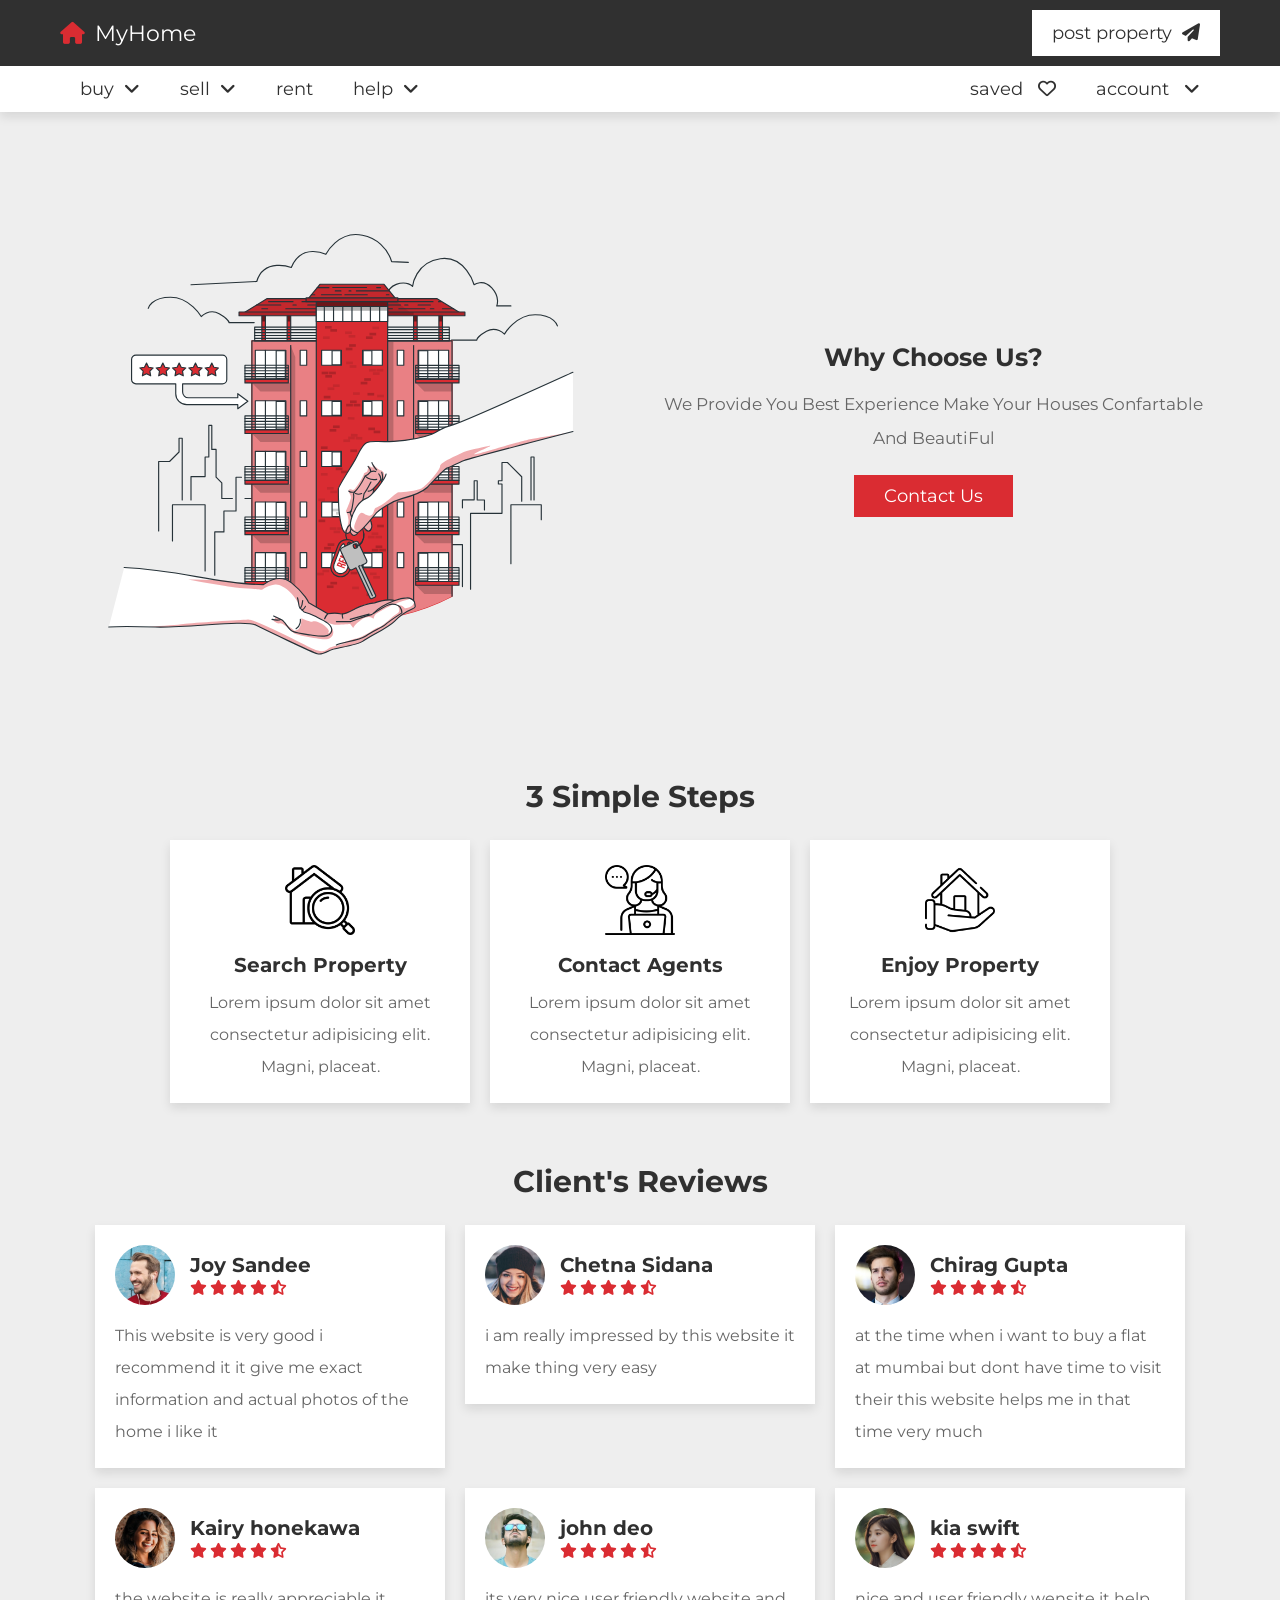
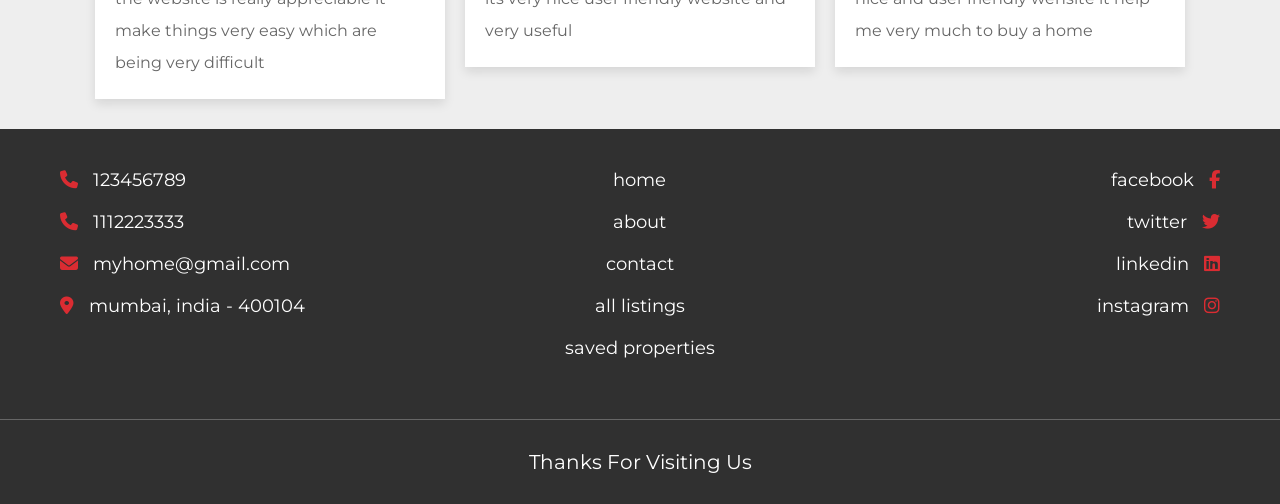
<file: desgin/about.html>
<!DOCTYPE html>
<html lang="en">
<head>
   <meta charset="UTF-8">
   <meta http-equiv="X-UA-Compatible" content="IE=edge">
   <meta name="viewport" content="width=device-width, initial-scale=1.0">
   <title>About Us</title>

   <!-- font awesome cdn link  -->
   <link rel="stylesheet" href="https://cdnjs.cloudflare.com/ajax/libs/font-awesome/6.2.0/css/all.min.css">

   <!-- custom css file link  -->
   <link rel="stylesheet" href="css/style.css">

</head>
<body>
   
<!-- header section starts  -->

<header class="header">

   <nav class="navbar nav-1">
      <section class="flex">
         <a href="home.html" class="logo"><i class="fas fa-house"></i>MyHome</a>

         <ul>
            <li><a href="#">post property<i class="fas fa-paper-plane"></i></a></li>
         </ul>
      </section>
   </nav>

   <nav class="navbar nav-2">
      <section class="flex">
         <div id="menu-btn" class="fas fa-bars"></div>

         <div class="menu">
            <ul>
               <li><a href="#">buy<i class="fas fa-angle-down"></i></a>
                  <ul>
                     <li><a href="#">house</a></li>
                     <li><a href="#">flat</a></li>
                     <li><a href="#">shop</a></li>
                     <li><a href="#">ready to move</a></li>
                     <li><a href="#">furnished</a></li>
                  </ul>
               </li>
               <li><a href="#">sell<i class="fas fa-angle-down"></i></a>
                  <ul>
                     <li><a href="#">post property</a></li>
                     <li><a href="#">dashboard</a></li>
                  </ul>
               </li>
               <li><a href="#">rent</a>
                  <ul>
                     <li><a href="#">house</a></li>
                     <li><a href="#">flat</a></li>
                     <li><a href="#">shop</a></li>
                  </ul>
               </li>
               <li><a href="#">help<i class="fas fa-angle-down"></i></a>
                  <ul>
                     <li><a href="about.html">about us</a></i></li>
                     <li><a href="contact.html">contact us</a></i></li>
                     <li><a href="contact.html#faq">FAQ</a></i></li>
                  </ul>
               </li>
            </ul>
         </div>

         <ul>
            <li><a href="#">saved <i class="far fa-heart"></i></a></li>
            <li><a href="#">account <i class="fas fa-angle-down"></i></a>
               <ul>
                  <li><a href="login.html">login</a></li>
                  <li><a href="register.html">register</a></li>
               </ul>
            </li>
         </ul>
      </section>
   </nav>

</header>

<!-- header section ends -->

<!-- about section starts  -->

<section class="about">

   <div class="row">
      <div class="image">
         <img src="images/about-img.svg" alt="">
      </div>
      <div class="content">
         <h3>why choose us?</h3>
         <p>We Provide You Best Experience Make Your Houses Confartable And BeautiFul</p>
         <a href="contact.html" class="inline-btn">contact us</a>
      </div>
   </div>

</section>

<!-- about section ends -->

<!-- steps section starts  -->

<section class="steps">

   <h1 class="heading">3 simple steps</h1>

   <div class="box-container">

      <div class="box">
         <img src="images/step-1.png" alt="">
         <h3>search property</h3>
         <p>Lorem ipsum dolor sit amet consectetur adipisicing elit. Magni, placeat.</p>
      </div>

      <div class="box">
         <img src="images/step-2.png" alt="">
         <h3>contact agents</h3>
         <p>Lorem ipsum dolor sit amet consectetur adipisicing elit. Magni, placeat.</p>
      </div>

      <div class="box">
         <img src="images/step-3.png" alt="">
         <h3>enjoy property</h3>
         <p>Lorem ipsum dolor sit amet consectetur adipisicing elit. Magni, placeat.</p>
      </div>

   </div>

</section>

<!-- steps section ends -->

<!-- review section starts  -->

<section class="reviews">

   <h1 class="heading">client's reviews</h1>

   <div class="box-container">

      <div class="box">
         <div class="user">
            <img src="images/pic-1.png" alt="">
            <div>
               <h3>Joy Sandee</h3>
               <div class="stars">
                  <i class="fas fa-star"></i>
                  <i class="fas fa-star"></i>
                  <i class="fas fa-star"></i>
                  <i class="fas fa-star"></i>
                  <i class="fas fa-star-half-alt"></i>
               </div>
            </div>
         </div>
         <p>This website is very good i recommend it it give me exact information and actual photos of the home i like it</p>
      </div>

      <div class="box">
         <div class="user">
            <img src="images/pic-2.png" alt="">
            <div>
               <h3>Chetna Sidana</h3>
               <div class="stars">
                  <i class="fas fa-star"></i>
                  <i class="fas fa-star"></i>
                  <i class="fas fa-star"></i>
                  <i class="fas fa-star"></i>
                  <i class="fas fa-star-half-alt"></i>
               </div>
            </div>
         </div>
         <p>i am really impressed by this website it make thing very easy</p>
      </div>

      <div class="box">
         <div class="user">
            <img src="images/pic-3.png" alt="">
            <div>
               <h3>Chirag Gupta</h3>
               <div class="stars">
                  <i class="fas fa-star"></i>
                  <i class="fas fa-star"></i>
                  <i class="fas fa-star"></i>
                  <i class="fas fa-star"></i>
                  <i class="fas fa-star-half-alt"></i>
               </div>
            </div>
         </div>
         <p>at the time when i want to buy a flat at mumbai but dont have time to visit their this website helps me in that time very much</p>
      </div>

      <div class="box">
         <div class="user">
            <img src="images/pic-4.png" alt="">
            <div>
               <h3>Kairy honekawa</h3>
               <div class="stars">
                  <i class="fas fa-star"></i>
                  <i class="fas fa-star"></i>
                  <i class="fas fa-star"></i>
                  <i class="fas fa-star"></i>
                  <i class="fas fa-star-half-alt"></i>
               </div>
            </div>
         </div>
         <p>the website is really appreciable it make things very easy which are being very difficult</p>
      </div>

      <div class="box">
         <div class="user">
            <img src="images/pic-5.png" alt="">
            <div>
               <h3>john deo</h3>
               <div class="stars">
                  <i class="fas fa-star"></i>
                  <i class="fas fa-star"></i>
                  <i class="fas fa-star"></i>
                  <i class="fas fa-star"></i>
                  <i class="fas fa-star-half-alt"></i>
               </div>
            </div>
         </div>
         <p>its very nice user friendly website and very useful</p>
      </div>

      <div class="box">
         <div class="user">
            <img src="images/pic-6.png" alt="">
            <div>
               <h3>kia swift</h3>
               <div class="stars">
                  <i class="fas fa-star"></i>
                  <i class="fas fa-star"></i>
                  <i class="fas fa-star"></i>
                  <i class="fas fa-star"></i>
                  <i class="fas fa-star-half-alt"></i>
               </div>
            </div>
         </div>
         <p>nice and user friendly wensite it help me very much to buy a home</p>
      </div>

   </div>

</section>

<!-- review section ends -->










<!-- footer section starts  -->

<footer class="footer">

   <section class="flex">

      <div class="box">
         <a href="tel:1234567890"><i class="fas fa-phone"></i><span>123456789</span></a>
         <a href="tel:1112223333"><i class="fas fa-phone"></i><span>1112223333</span></a>
         <a href="mailto:myhome@gmail.com"><i class="fas fa-envelope"></i><span>myhome@gmail.com</span></a>
         <a href="#"><i class="fas fa-map-marker-alt"></i><span>mumbai, india - 400104</span></a>
      </div>

      <div class="box">
         <a href="home.html"><span>home</span></a>
         <a href="about.html"><span>about</span></a>
         <a href="contact.html"><span>contact</span></a>
         <a href="listings.html"><span>all listings</span></a>
         <a href="#"><span>saved properties</span></a>
      </div>

      <div class="box">
         <a href="#"><span>facebook</span><i class="fab fa-facebook-f"></i></a>
         <a href="#"><span>twitter</span><i class="fab fa-twitter"></i></a>
         <a href="#"><span>linkedin</span><i class="fab fa-linkedin"></i></a>
         <a href="#"><span>instagram</span><i class="fab fa-instagram"></i></a>

      </div>

   </section>

   <div class="credit">Thanks For Visiting Us </div>

</footer>

<!-- footer section ends -->


<!-- custom js file link  -->
<script src="js/script.js"></script>

</body>
</html>
</file>
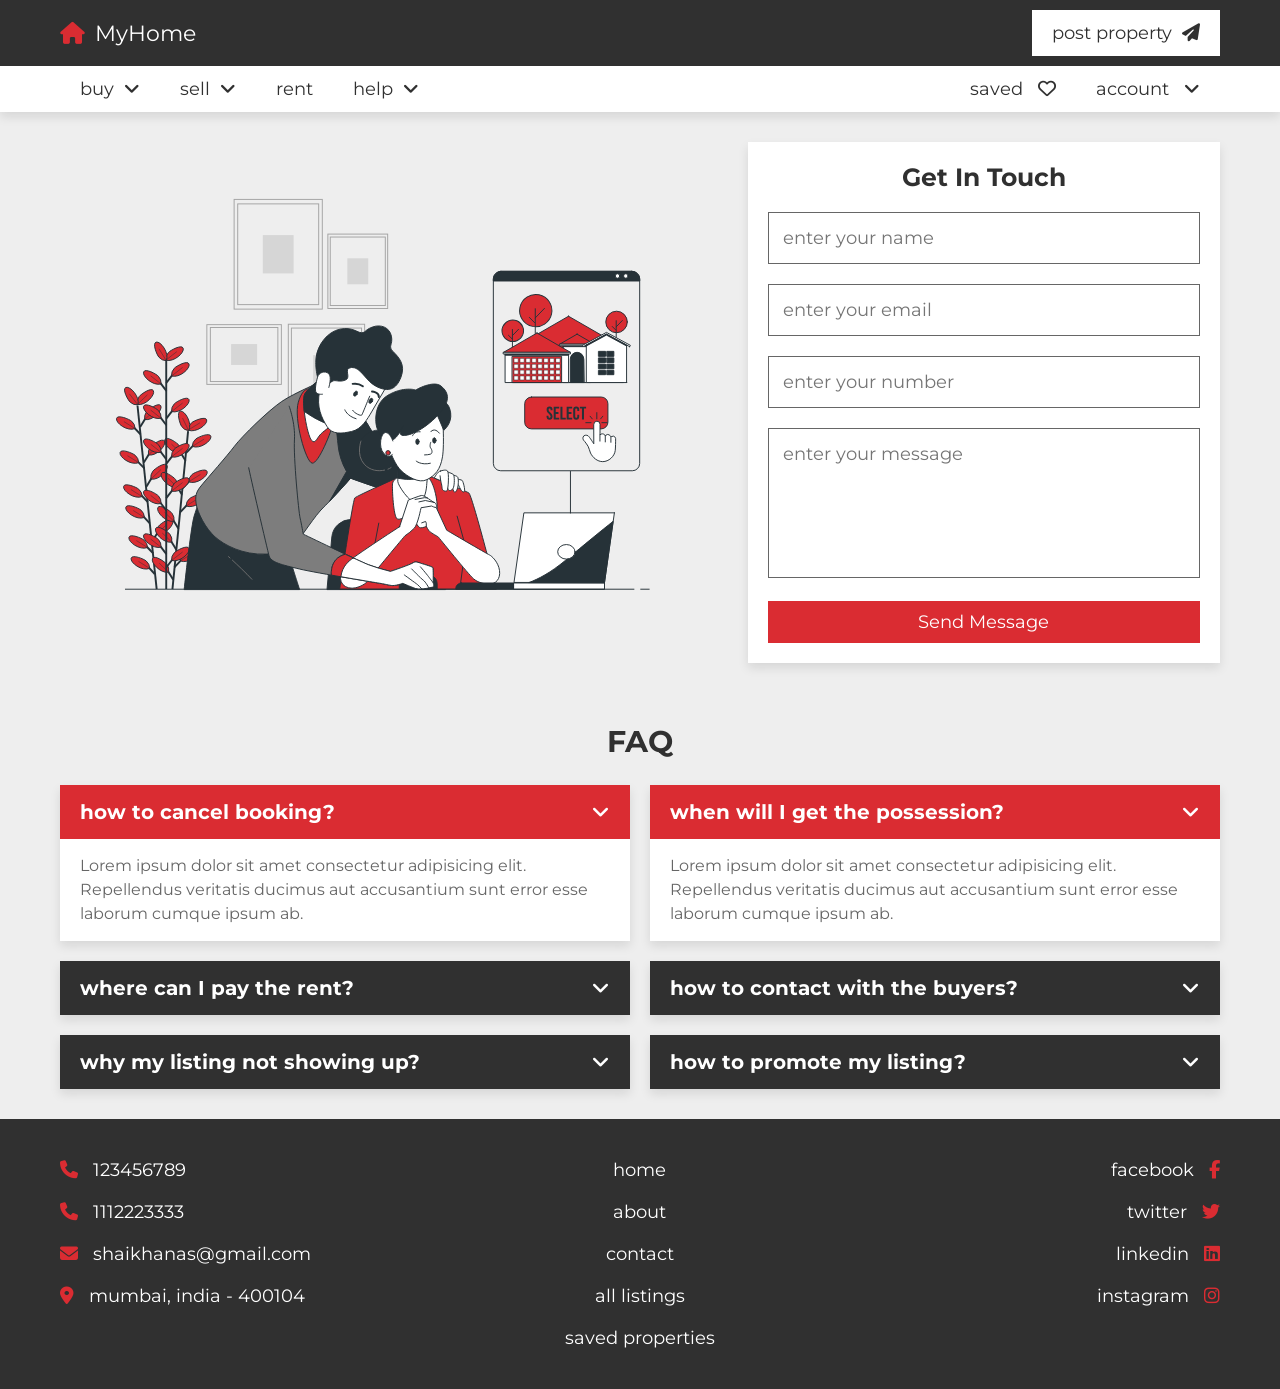
<file: desgin/contact.html>
<!DOCTYPE html>
<html lang="en">
<head>
   <meta charset="UTF-8">
   <meta http-equiv="X-UA-Compatible" content="IE=edge">
   <meta name="viewport" content="width=device-width, initial-scale=1.0">
   <title>Contact Us</title>

   <!-- font awesome cdn link  -->
   <link rel="stylesheet" href="https://cdnjs.cloudflare.com/ajax/libs/font-awesome/6.2.0/css/all.min.css">

   <!-- custom css file link  -->
   <link rel="stylesheet" href="css/style.css">

</head>
<body>
   
<!-- header section starts  -->

<header class="header">

   <nav class="navbar nav-1">
      <section class="flex">
         <a href="home.html" class="logo"><i class="fas fa-house"></i>MyHome</a>

         <ul>
            <li><a href="#">post property<i class="fas fa-paper-plane"></i></a></li>
         </ul>
      </section>
   </nav>

   <nav class="navbar nav-2">
      <section class="flex">
         <div id="menu-btn" class="fas fa-bars"></div>

         <div class="menu">
            <ul>
               <li><a href="#">buy<i class="fas fa-angle-down"></i></a>
                  <ul>
                     <li><a href="#">house</a></li>
                     <li><a href="#">flat</a></li>
                     <li><a href="#">shop</a></li>
                     <li><a href="#">ready to move</a></li>
                     <li><a href="#">furnished</a></li>
                  </ul>
               </li>
               <li><a href="#">sell<i class="fas fa-angle-down"></i></a>
                  <ul>
                     <li><a href="#">post property</a></li>
                     <li><a href="#">dashboard</a></li>
                  </ul>
               </li>
               <li><a href="#">rent</a>
                  <ul>
                     <li><a href="#">house</a></li>
                     <li><a href="#">flat</a></li>
                     <li><a href="#">shop</a></li>
                  </ul>
               </li>
               <li><a href="#">help<i class="fas fa-angle-down"></i></a>
                  <ul>
                     <li><a href="about.html">about us</a></i></li>
                     <li><a href="contact.html">contact us</a></i></li>
                     <li><a href="contact.html#faq">FAQ</a></i></li>
                  </ul>
               </li>
            </ul>
         </div>

         <ul>
            <li><a href="#">saved <i class="far fa-heart"></i></a></li>
            <li><a href="#">account <i class="fas fa-angle-down"></i></a>
               <ul>
                  <li><a href="login.html">login</a></li>
                  <li><a href="register.html">register</a></li>
               </ul>
            </li>
         </ul>
      </section>
   </nav>

</header>

<!-- header section ends -->

<!-- contact section starts  -->

<section class="contact">

   <div class="row">
      <div class="image">
         <img src="images/contact-img.svg" alt="">
      </div>
      <form action="" method="post">
         <h3>get in touch</h3>
         <input type="text" name="name" required maxlength="50" placeholder="enter your name" class="box">
         <input type="email" name="email" required maxlength="50" placeholder="enter your email" class="box">
         <input type="number" name="number" required maxlength="10" max="9999999999" min="0" placeholder="enter your number" class="box">
         <textarea name="message" placeholder="enter your message" required maxlength="1000" cols="30" rows="10" class="box"></textarea>
         <input type="submit" value="send message" name="send" class="btn">
      </form>
   </div>

</section>

<!-- contact section ends -->

<!-- faq section starts  -->

<section class="faq" id="faq">

   <h1 class="heading">FAQ</h1>

   <div class="box-container">

      <div class="box active">
         <h3><span>how to cancel booking?</span><i class="fas fa-angle-down"></i></h3>
         <p>Lorem ipsum dolor sit amet consectetur adipisicing elit. Repellendus veritatis ducimus aut accusantium sunt error esse laborum cumque ipsum ab.</p>
      </div>

      <div class="box active">
         <h3><span>when will I get the possession?</span><i class="fas fa-angle-down"></i></h3>
         <p>Lorem ipsum dolor sit amet consectetur adipisicing elit. Repellendus veritatis ducimus aut accusantium sunt error esse laborum cumque ipsum ab.</p>
      </div>

      <div class="box">
         <h3><span>where can I pay the rent?</span><i class="fas fa-angle-down"></i></h3>
         <p>Lorem ipsum dolor sit amet consectetur adipisicing elit. Repellendus veritatis ducimus aut accusantium sunt error esse laborum cumque ipsum ab.</p>
      </div>

      <div class="box">
         <h3><span>how to contact with the buyers?</span><i class="fas fa-angle-down"></i></h3>
         <p>Lorem ipsum dolor sit amet consectetur adipisicing elit. Repellendus veritatis ducimus aut accusantium sunt error esse laborum cumque ipsum ab.</p>
      </div>

      <div class="box">
         <h3><span>why my listing not showing up?</span><i class="fas fa-angle-down"></i></h3>
         <p>Lorem ipsum dolor sit amet consectetur adipisicing elit. Repellendus veritatis ducimus aut accusantium sunt error esse laborum cumque ipsum ab.</p>
      </div>

      <div class="box">
         <h3><span>how to promote my listing?</span><i class="fas fa-angle-down"></i></h3>
         <p>Lorem ipsum dolor sit amet consectetur adipisicing elit. Repellendus veritatis ducimus aut accusantium sunt error esse laborum cumque ipsum ab.</p>
      </div>

   </div>

</section>

<!-- faq section ends -->










<!-- footer section starts  -->

<footer class="footer">

   <section class="flex">

      <div class="box">
         <a href="tel:1234567890"><i class="fas fa-phone"></i><span>123456789</span></a>
         <a href="tel:1112223333"><i class="fas fa-phone"></i><span>1112223333</span></a>
         <a href="mailto:shaikhanas@gmail.com"><i class="fas fa-envelope"></i><span>shaikhanas@gmail.com</span></a>
         <a href="#"><i class="fas fa-map-marker-alt"></i><span>mumbai, india - 400104</span></a>
      </div>

      <div class="box">
         <a href="home.html"><span>home</span></a>
         <a href="about.html"><span>about</span></a>
         <a href="contact.html"><span>contact</span></a>
         <a href="listings.html"><span>all listings</span></a>
         <a href="#"><span>saved properties</span></a>
      </div>

      <div class="box">
         <a href="#"><span>facebook</span><i class="fab fa-facebook-f"></i></a>
         <a href="#"><span>twitter</span><i class="fab fa-twitter"></i></a>
         <a href="#"><span>linkedin</span><i class="fab fa-linkedin"></i></a>
         <a href="#"><span>instagram</span><i class="fab fa-instagram"></i></a>

      </div>

   </section>

   

</footer>

<!-- footer section ends -->


<!-- custom js file link  -->
<script src="js/script.js"></script>

</body>
</html>
</file>
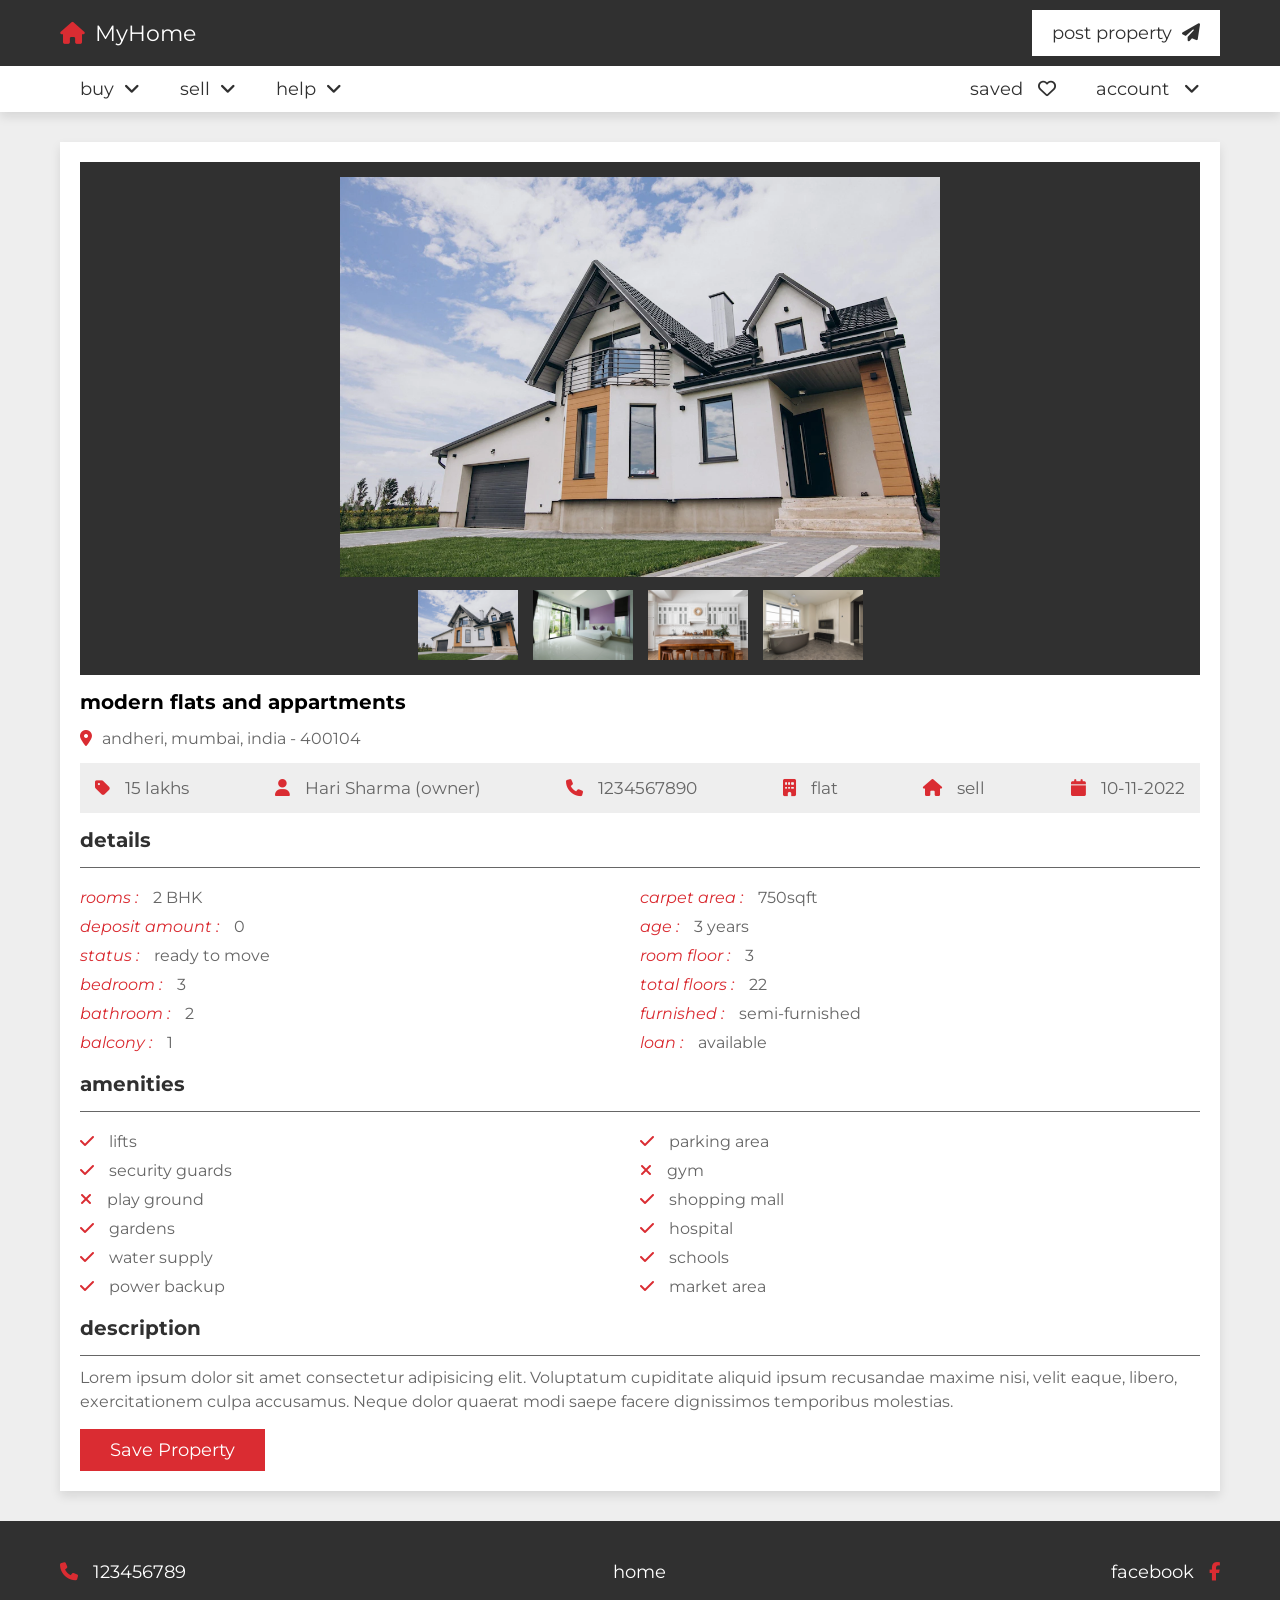
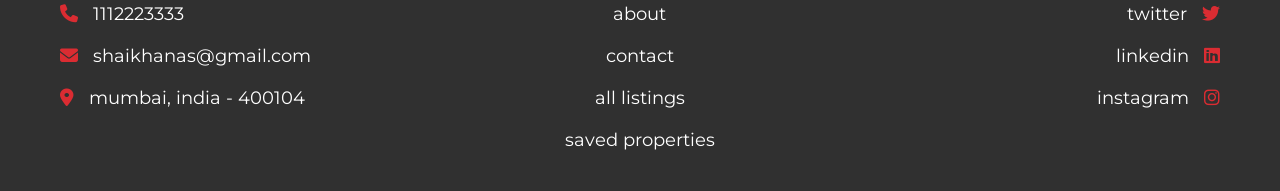
<file: desgin/view_property.html>
<!DOCTYPE html>
<html lang="en">
<head>
   <meta charset="UTF-8">
   <meta http-equiv="X-UA-Compatible" content="IE=edge">
   <meta name="viewport" content="width=device-width, initial-scale=1.0">
   <title>View Property</title>

   <!-- font awesome cdn link  -->
   <link rel="stylesheet" href="https://cdnjs.cloudflare.com/ajax/libs/font-awesome/6.2.0/css/all.min.css">

   <!-- custom css file link  -->
   <link rel="stylesheet" href="css/style.css">

</head>
<body>
   
<!-- header section starts  -->

<header class="header">

   <nav class="navbar nav-1">
      <section class="flex">
         <a href="home.html" class="logo"><i class="fas fa-house"></i>MyHome</a>

         <ul>
            <li><a href="#">post property<i class="fas fa-paper-plane"></i></a></li>
         </ul>
      </section>
   </nav>

   <nav class="navbar nav-2">
      <section class="flex">
         <div id="menu-btn" class="fas fa-bars"></div>

         <div class="menu">
            <ul>
               <li><a href="#">buy<i class="fas fa-angle-down"></i></a>
                  <ul>
                     <li><a href="#">house</a></li>
                     <li><a href="#">flat</a></li>
                     <li><a href="#">shop</a></li>
                     <li><a href="#">ready to move</a></li>
                     <li><a href="#">furnished</a></li>
                  </ul>
               </li>
               <li><a href="#">sell<i class="fas fa-angle-down"></i></a>
                  <ul>
                     <li><a href="#">post property</a></li>
                     <li><a href="#">dashboard</a></li>
                  </ul>
               </li>
               <li><a href="#">help<i class="fas fa-angle-down"></i></a>
                  <ul>
                     <li><a href="about.html">about us</a></i></li>
                     <li><a href="contact.html">contact us</a></i></li>
                     <li><a href="contact.html#faq">FAQ</a></i></li>
                  </ul>
               </li>
            </ul>
         </div>

         <ul>
            <li><a href="#">saved <i class="far fa-heart"></i></a></li>
            <li><a href="#">account <i class="fas fa-angle-down"></i></a>
               <ul>
                  <li><a href="login.html">login</a></li>
                  <li><a href="register.html">register</a></li>
               </ul>
            </li>
         </ul>
      </section>
   </nav>

</header>

<!-- header section ends -->

<!-- view property section starts  -->

<section class="view-property">

   <div class="details">
      <div class="thumb">
         <div class="big-image">
            <img src="images/house-img-1.webp" alt="">
         </div>
         <div class="small-images">
            <img src="images/house-img-1.webp" alt="">
            <img src="images/hall-img-1.webp" alt="">
            <img src="images/kitchen-img-1.webp" alt="">
            <img src="images/bathroom-img-1.webp" alt="">
         </div>
      </div>
      <h3 class="name">modern flats and appartments</h3>
      <p class="location"><i class="fas fa-map-marker-alt"></i><span>andheri, mumbai, india - 400104</span></p>
      <div class="info">
         <p><i class="fas fa-tag"></i><span>15 lakhs</span></p>
         <p><i class="fas fa-user"></i><span>Hari Sharma (owner)</span></p>
         <p><i class="fas fa-phone"></i><a href="tel:1234567890">1234567890</a></p>
         <p><i class="fas fa-building"></i><span>flat</span></p>
         <p><i class="fas fa-house"></i><span>sell</span></p>
         <p><i class="fas fa-calendar"></i><span>10-11-2022</span></p>
      </div>
      <h3 class="title">details</h3>
      <div class="flex">
         <div class="box">
            <p><i>rooms :</i><span>2 BHK</span></p>
            <p><i>deposit amount :</i><span>0</span></p>
            <p><i>status :</i><span>ready to move</span></p>
            <p><i>bedroom :</i><span>3</span></p>
            <p><i>bathroom :</i><span>2</span></p>
            <p><i>balcony :</i><span>1</span></p>
         </div>
         <div class="box">
            <p><i>carpet area :</i><span>750sqft</span></p>
            <p><i>age :</i><span>3 years</span></p>
            <p><i>room floor :</i><span>3</span></p>
            <p><i>total floors :</i><span>22</span></p>
            <p><i>furnished :</i><span>semi-furnished</span></p>
            <p><i>loan :</i><span>available</span></p>
         </div>
      </div>
      <h3 class="title">amenities</h3>
      <div class="flex">
         <div class="box">
            <p><i class="fas fa-check"></i><span>lifts</span></p>
            <p><i class="fas fa-check"></i><span>security guards</span></p>
            <p><i class="fas fa-times"></i><span>play ground</span></p>
            <p><i class="fas fa-check"></i><span>gardens</span></p>
            <p><i class="fas fa-check"></i><span>water supply</span></p>
            <p><i class="fas fa-check"></i><span>power backup</span></p>
         </div>
         <div class="box">
            <p><i class="fas fa-check"></i><span>parking area</span></p>
            <p><i class="fas fa-times"></i><span>gym</span></p>
            <p><i class="fas fa-check"></i><span>shopping mall</span></p>
            <p><i class="fas fa-check"></i><span>hospital</span></p>
            <p><i class="fas fa-check"></i><span>schools</span></p>
            <p><i class="fas fa-check"></i><span>market area</span></p>
         </div>
      </div>
      <h3 class="title">description</h3>
      <p class="description">Lorem ipsum dolor sit amet consectetur adipisicing elit. Voluptatum cupiditate aliquid ipsum recusandae maxime nisi, velit eaque, libero, exercitationem culpa accusamus. Neque dolor quaerat modi saepe facere dignissimos temporibus molestias.</p>
      <form action="" method="post">
         <input type="submit" value="save property" name="save" class="inline-btn">
      </form>
   </div>

</section>

<!-- view property section ends -->












<!-- footer section starts  -->

<footer class="footer">

   <section class="flex">

      <div class="box">
         <a href="tel:1234567890"><i class="fas fa-phone"></i><span>123456789</span></a>
         <a href="tel:1112223333"><i class="fas fa-phone"></i><span>1112223333</span></a>
         <a href="mailto:shaikhanas@gmail.com"><i class="fas fa-envelope"></i><span>shaikhanas@gmail.com</span></a>
         <a href="#"><i class="fas fa-map-marker-alt"></i><span>mumbai, india - 400104</span></a>
      </div>

      <div class="box">
         <a href="home.html"><span>home</span></a>
         <a href="about.html"><span>about</span></a>
         <a href="contact.html"><span>contact</span></a>
         <a href="listings.html"><span>all listings</span></a>
         <a href="#"><span>saved properties</span></a>
      </div>

      <div class="box">
         <a href="#"><span>facebook</span><i class="fab fa-facebook-f"></i></a>
         <a href="#"><span>twitter</span><i class="fab fa-twitter"></i></a>
         <a href="#"><span>linkedin</span><i class="fab fa-linkedin"></i></a>
         <a href="#"><span>instagram</span><i class="fab fa-instagram"></i></a>

      </div>

   </section>

   

</footer>

<!-- footer section ends -->


<!-- custom js file link  -->
<script src="js/script.js"></script>

</body>
</html>
</file>
<file: desgin/css/style.css>
@import url('https://fonts.googleapis.com/css2?family=Montserrat:wght@100;200;300;400&display=swap');

:root{
   --main-color:#DA2C32;
   --light-color:#666;
   --light-bg:#eee;
   --white:#fff;
   --black:#303030;
   --border:.1rem solid var(--light-color);
   --box-shodow:0 .5rem 1rem rgba(0,0,0,.1);
}

*{
   font-family: 'Montserrat', sans-serif;
   margin: 0; padding: 0;
   box-sizing: border-box;
   outline: none; border: none;
   text-decoration: none;
}

*::selection{
   background-color: var(--main-color);
   color: var(--white);
}

*::-webkit-scrollbar{
   height: .5rem;
   width: 1rem;
}

*::-webkit-scrollbar-track{
   background-color: transparent;
}

*::-webkit-scrollbar-thumb{
   background-color: var(--main-color);
   border-radius: 5rem;
}

html{
   font-size: 62.5%;
   overflow-x: hidden;
   scroll-behavior: smooth;
   scroll-padding-top: 10rem;
}

body{
   background-color: var(--light-bg);
}

section{
   padding: 3rem 2rem;
   max-width: 1200px;
   margin: 0 auto;
}

.heading{
   text-align: center;
   padding-bottom: 2.5rem;
   font-size: 3rem;
   color: var(--black);
   text-transform: capitalize;
}

.btn,
.inline-btn{
   margin-top: 1rem;
   padding: 1rem 3rem;
   background-color: var(--main-color);
   color: var(--white);
   cursor: pointer;
   text-align: center;
   font-size: 1.8rem;
   text-transform: capitalize;
}

.btn:hover,
.inline-btn:hover{
   background-color: var(--black);
}

.btn{
   display: block;
   width: 100%;
}

.inline-btn{
   display: inline-block;
}

.header{
   position: sticky;
   top: 0; left: 0; right: 0;
   z-index: 1000;
   box-shadow: var(--box-shodow);
}

.header .navbar.nav-1 .flex{
   padding-top: 1rem;
   padding-bottom: 1rem;
}

.header .navbar.nav-2 .flex{
   padding-top: 0;
   padding-bottom: 0;
}

.header .navbar.nav-1{
   background-color: var(--black);
}

.header .navbar.nav-2{
   background-color: var(--white);
}

.header .navbar .flex{
   display: flex;
   align-items: center;
   justify-content: space-between;
}

.header .navbar .flex .logo{
   font-size: 2.2rem;
   color: var(--white); 
}

.header .navbar .flex .logo i{
   color: var(--main-color);
   margin-right: 1rem;
}

.header .navbar .flex ul{
   list-style: none;
}

.header .navbar .flex ul li{
   float: left;
   position: relative;
}

.header .navbar .flex ul li a{
   display: inline-block;
   padding: 1.2rem 2rem;
   font-size: 1.8rem;
   color: var(--black);
   background-color: var(--white);
}

.header .navbar .flex ul li a:hover{
   background-color: var(--main-color);
   color: var(--white);
}

.header .navbar .flex ul li a i{
   margin-left: 1rem;
}

.header .navbar .flex ul li ul{
   position: absolute;
   width: 17rem;
   left: 0;
}

.header .navbar .flex ul li ul li{
   width: 100%;
}

.header .navbar .flex ul li ul li a{
   display: none;
}

.header .navbar .flex ul li:hover ul li a{
   display: block;
}

#menu-btn{
   font-size: 2.5rem;
   color: var(--black);
   display: none;
}

.home{
   background:url('../images/home-bg.jpg') no-repeat;
   background-size: cover;
   background-position: center;
}

.home .center{
   min-height: 85vh;
   display: flex;
   align-items: center;
   justify-content: center;
}

.home .center form{
   background-color: var(--white);
   padding: 2rem;
   box-shadow: var(--box-shodow);
   width: 50rem;
}

.home .center form h3{
   padding-bottom: 1rem;
   text-align: center;
   color: var(--black);
   text-transform: capitalize;
   font-size: 2.5rem;
}

.home .center form .flex{
   display: flex;
   gap:1rem;
   flex-wrap: wrap;
}

.home .center form .box{
   flex: 1 1 20rem;
}

.home .center form .box .input{
   width: 100%;
   border: var(--border);
   padding: 1.4rem;
   color: var(--black);
   font-size: 1.8rem;
   margin: 1rem 0;
}

.home .center form .box p{
   color: var(--light-color);
   font-size: 1.7rem;
   padding-top: 1rem;
}

.home .center form .box p span{
   color: var(--main-color);
}

.services .box-container{
   display: grid;
   grid-template-columns: repeat(auto-fit, 30rem);
   gap: 2rem;
   justify-content: center;
   align-items: flex-start;
}

.services .box-container .box{
   background-color: var(--white);
   box-shadow: var(--box-shodow);
   padding: 2rem;
   text-align: center;
}

.services .box-container .box img{
   margin: 1rem 0;
   height: 8rem;
}

.services .box-container .box h3{
   font-size: 2rem;
   padding: 1rem 0;
   color: var(--black);
   text-transform: capitalize;
}

.services .box-container .box p{
   line-height: 2;
   font-size: 1.6rem;
   color: var(--light-color);
   padding-top: .5rem;
}

.listings .box-container{
   display: grid;
   grid-template-columns: repeat(auto-fit, 35rem);
   gap: 2rem;
   justify-content: center;
   align-items: flex-start;
}

.listings .box-container .box{
   background-color: var(--white);
   box-shadow: var(--box-shodow);
   padding: 2rem;
   overflow-x: hidden;
}

.listings .box-container .box .admin{
   display: flex;
   align-items: center;
   gap: 1.5rem;
}

.listings .box-container .box .admin h3{
   height: 4.5rem;
   line-height: 4.4rem;
   width: 4.5rem;
   border-radius: 50%;
   font-size: 2rem;
   color: var(--black);
   background-color: var(--light-bg);
   text-align:center;
}

.listings .box-container .box .admin p{
   font-size: 1.7rem;
   color: var(--black);
   padding-bottom: .3rem;
}

.listings .box-container .box .admin span{
   font-size: 1.5rem;
   color: var(--light-color);
}

.listings .box-container .box .thumb{
   position: relative;
   height: 20rem;
   overflow: hidden;
   margin: 1.5rem 0;
}

.listings .box-container .box .thumb img{
   height: 100%;
   width: 100%;
   transition: .2s linear;
}

.listings .box-container .box:hover .thumb img{
   transform: scale(1.1);
}

.listings .box-container .box .thumb .total-images{
   position: absolute;
   top: 1rem; left: 1rem;
   background-color: rgba(0,0,0,.3);
   color: var(--white);
   padding: .5rem 1.5rem;
   font-size: 1.6rem;
   z-index: 1;
}

.listings .box-container .box .thumb .total-images i{
   margin-right: .7rem;
}

.listings .box-container .box .thumb .type{
   position: absolute;
   bottom: 1rem; left: .7rem;
   z-index: 1;
}

.listings .box-container .box .thumb .type span{
   margin-right: .7rem;
   padding: .5rem 1.5rem;
   color: var(--white);
   background-color: var(--main-color);
   font-size: 1.6rem;
}

.listings .box-container .box .thumb .save{
   position: absolute;
   top: 1rem; right: 1rem;
   z-index: 1;
}

.listings .box-container .box .thumb .save button{
   background-color: rgba(0,0,0,.3);
   color: var(--white);
   padding: .7rem 1rem;
   font-size: 1.6rem;
   cursor: pointer;
}

.listings .box-container .box .thumb .save button:hover{
   background-color: var(--main-color);
}

.listings .box-container .box .name{
   font-size: 2rem;
   text-overflow: ellipsis;
   overflow-x: hidden;
   color: var(--black);
   margin-bottom: .5rem;
}

.listings .box-container .box .location{
   padding-top: 1rem;
   font-size: 1.6rem;
   color: var(--light-color);
}

.listings .box-container .box .location i{
   margin-right: 1rem;
   color: var(--main-color);
}

.listings .box-container .box .flex{
   display: flex;
   background-color: var(--light-bg);
   padding: 1.5rem;
   justify-content: space-between;
   align-items: center;
   margin: 1.5rem 0;
   flex-wrap: wrap;
   gap: 1.5rem;
}

.listings .box-container .box .flex p{
   font-size: 1.6rem;
   flex: 1 1 4rem;
}

.listings .box-container .box .flex p span{
   color: var(--light-color);
}

.listings .box-container .box .flex p i{
   margin-right: 1rem;
   color: var(--main-color);
}

.view-property .details{
   background-color: var(--white);
   box-shadow: var(--box-shodow);
   padding: 2rem;
   overflow-x: hidden;
}

.view-property .details .thumb{
   background-color: var(--black);
   padding: 1.5rem;
   margin-bottom: 1.5rem;
}

.view-property .details .thumb .big-image img{
   height: 40rem;
   width: 100%;
   object-fit: contain;
}

.view-property .details .thumb .small-images{
   display: flex;
   justify-content: center;
   gap: 1.5rem;
   padding-top: 1rem;
   flex-wrap: wrap;
}

.view-property .details .thumb .small-images img{
   height: 7rem;
   width: 10rem;
   object-fit: cover;
   cursor: pointer;
   transition: .2s linear;
}

.view-property .details .thumb .small-images img:hover{
   transform: scale(1.1);
}

.view-property .details .name{
   font-size: 2rem;
   text-overflow: ellipsis;
   overflow-x: hidden;
   margin-bottom: .5rem;
}

.view-property .details .location{
   padding-top: 1rem;
   font-size: 1.6rem;
   color: var(--light-color);
}

.view-property .details .location i{
   margin-right: 1rem;
   color: var(--main-color);
}

.view-property .details .info{
   display: flex;
   background-color: var(--light-bg);
   padding: 1.5rem;
   margin: 1.5rem 0;
   justify-content: space-between;
   align-items: center;
   flex-wrap: wrap;
   gap: 2rem;
}

.view-property .details .info p{
   font-size: 1.7rem;
}

.view-property .details .info p span,
.view-property .details .info p a{
   color: var(--light-color);
}

.view-property .details .info p a:hover{
   text-decoration: underline;
}

.view-property .details .info p i{
   margin-right: 1.5rem;
   color: var(--main-color);
}

.view-property .details .title{
   font-size: 2rem;
   color: var(--black);
   padding-bottom: 1.5rem;
   border-bottom: var(--border);
}

.view-property .details .flex{
   margin: 1.5rem 0;
   display: flex;
   justify-content: space-between;
   flex-wrap: wrap;
}

.view-property .details .flex .box{
   flex: 1 1 40rem;
}

.view-property .details .flex .box p{
   padding: .5rem 0;
   font-size: 1.6rem;
   color: var(--light-color);
}

.view-property .details .flex .box i{
   color: var(--main-color);
   margin-right: 1.5rem;
}

.view-property .details .description{
   padding: .5rem 0;
   margin-top: .5rem;
   font-size: 1.6rem;
   color: var(--light-color);
   line-height: 1.5;
}

.about .row{
   display: flex;
   flex-wrap: wrap;
   gap: 1.5rem;
   align-items: center;
}

.about .row .image{
   flex: 1 1 40rem;
}

.about .row .image img{
   width: 100%;
}

.about .row .content{
   flex: 1 1 40rem;
   text-align: center;
}

.about .row .content h3{
   font-size: 2.5rem;
   color: var(--black);
   margin-bottom: .5rem;
   text-transform: capitalize;
}

.about .row .content p{
   line-height: 2;
   padding: 1rem 0;
   font-size: 1.7rem;
   color: var(--light-color);
}

.steps .box-container{
   display: grid;
   grid-template-columns: repeat(auto-fit, 30rem);
   gap: 2rem;
   justify-content: center;
   align-items: flex-start;
}

.steps .box-container .box{
   background-color: var(--white);
   padding: 2rem;
   text-align: center;
   box-shadow: var(--box-shodow);
}

.steps .box-container .box img{
   height: 7rem;
   margin: .5rem 0;
}

.steps .box-container .box h3{
   padding: 1rem 0;
   font-size: 2rem;
   text-transform: capitalize;
   color: var(--black);
}

.steps .box-container .box p{
   line-height: 2;
   font-size: 1.6rem;
   color: var(--light-color);
}

.reviews .box-container{
   display: grid;
   grid-template-columns: repeat(auto-fit, 35rem);
   gap: 2rem;
   justify-content: center;
   align-items: flex-start;
}

.reviews .box-container .box{
   background-color: var(--white);
   padding: 2rem;
   box-shadow: var(--box-shodow);
}

.reviews .box-container .box .user{
   display: flex;
   align-items: center;
   gap: 1.5rem;
   margin-bottom: 1rem;
}

.reviews .box-container .box .user img{
   height: 6rem;
   width: 6rem;
   border-radius: 50%;
}

.reviews .box-container .box .user h3{
   font-size: 2rem;
   color: var(--black);
   padding-bottom: .3rem;
}

.reviews .box-container .box .user .stars i{
   font-size: 1.5rem;
   color: var(--main-color);
}

.reviews .box-container .box p{
   line-height: 2;
   padding-top: .5rem;
   font-size: 1.6rem;
   color: var(--light-color);
}

.contact .row{
   display: flex;
   flex-wrap: wrap;
   gap: 1.5rem;
   align-items: center;
}

.contact .row .image{
   flex: 1 1 50rem;
}

.contact .row .image img{
   width: 100%;
}

.contact .row form{
   flex: 1 1 30rem;
   background-color: var(--white);
   box-shadow: var(--box-shodow);
   padding: 2rem;
}

.contact .row form h3{
   padding-bottom: 1rem;
   font-size: 2.5rem;
   color: var(--black);
   text-align: center;
   text-transform: capitalize;
}

.contact .row form .box{
   width: 100%;
   border: var(--border);
   padding: 1.4rem;
   color: var(--black);
   font-size: 1.8rem;
   margin: 1rem 0;
}

.contact .row form textarea{
   height: 15rem;
   resize: none;
}

.faq .box-container{
   display: flex;
   flex-wrap: wrap;
   gap: 2rem;
   align-items: flex-start;
}


.faq .box-container .box{
   flex: 1 1 40rem;
   box-shadow: var(--box-shodow);
}

.faq .box-container .box h3{
   padding: 1.5rem 2rem;
   font-size: 2rem;
   background-color: var(--black);
   color: var(--white);
   display: flex;
   align-items: center;
   justify-content: space-between;
   gap: 1rem;
   cursor: pointer;
}

.faq .box-container .box p{
   font-size: 1.6rem;
   color: var(--light-color);
   background-color: var(--white);
   padding: 1.5rem 2rem;
   line-height: 1.5;
   display: none;
}

.faq .box-container .box.active p{
   display: block;
}

.faq .box-container .box.active h3{
   background-color: var(--main-color);
}

.filters form{
   background-color: var(--white);
   box-shadow: var(--box-shodow);
   padding: 2rem;
}

.filters form #close-filter{
   text-align: right;
   padding-bottom: 2rem;
   display: none;
}

.filters form #close-filter i{
   height: 4.5rem;
   width: 4.5rem;
   line-height: 4.4rem;
   background-color: var(--main-color);
   color: var(--white);
   cursor: pointer;
   font-size: 2rem;
   text-align: center;
}

.filters form #close-filter i:hover{
   background-color: var(--black);
}

.filters form h3{
   font-size: 2.5rem;
   padding-bottom: 2rem;
   color: var(--black);
   text-transform: capitalize;
   text-align: center;
}

.filters form .flex{
   display: flex;
   gap: 1rem;
   flex-wrap: wrap;
}

.filters form .flex .box{
   flex: 1 1 40rem;
}

.filters form .flex .box .input{
   width: 100%;
   margin: 1rem 0;
   font-size: 1.8rem;
   color: var(--black);
   border: var(--border);
   padding: 1.4rem;
}

.filters form .flex .box p{
   font-size: 1.6rem;
   color: var(--light-color);
}

#filter-btn{
   position: fixed;
   bottom: 1rem; right: 1rem;
   background-color: var(--border);
   color: var(--white);
   text-align: center;
   height: 4.5rem;
   width: 4.5rem;
   line-height: 4.4rem;
   z-index: 1000;
   font-size: 2rem;
   background-color: var(--main-color);
   display: none;
}

.form-container form{
   max-width: 50rem;
   margin: 0 auto;
   background-color: var(--white);
   box-shadow: var(--box-shodow);
   padding: 2rem;
   text-align: center;
}

.form-container form h3{
   padding-bottom: 1rem;
   font-size: 2.5rem;
   color: var(--black);
   text-transform: capitalize;
}

.form-container form .box{
   border: var(--border);
   padding: 1.4rem;
   color: var(--black);
   margin: 1rem 0;
   width: 100%;
   font-size: 1.8rem;
}

.form-container form p{
   font-size: 1.7rem;
   padding: 1rem 0;
   color: var(--light-color);
}

.form-container form p a{
   color: var(--main-color);
}

.form-container form p a:hover{
   text-decoration: underline;
}

.message_box.success {
   color: green;
 }
 
 .message_box.error {
   color: red;
 }
 
.footer{
   background-color: var(--black);
}

.footer .flex{
   display: flex;
   flex-wrap: wrap;
   gap: 2rem;
   justify-content: space-between;
}

.footer .flex .box{
   flex: 1 1 30rem;
}

.footer .flex .box a{
   display: block;
   padding: 1rem 0;
   font-size: 1.8rem;
}

.footer .flex .box a span{
   color: var(--white);
}

.footer .flex .box a:hover span{
   text-decoration: underline;
}

.footer .flex .box a i{
   color: var(--main-color);
}

.footer .flex .box:last-child{
   text-align: right;
}

.footer .flex .box:last-child a i{
   margin-left: 1.5rem;
}

.footer .flex .box:first-child a i{
   margin-right: 1.5rem;
}

.footer .flex .box:nth-child(2){
   text-align: center;
}

.footer .credit{
   padding: 3rem 2rem;
   text-align: center;
   border-top: var(--border);
   font-size: 2rem;
   color: var(--white);
   margin-top: 2rem;
   /* padding-bottom: 10rem; */
}

.footer .credit span{
   color: var(--main-color);
}








/* media queries  */
/* ====== SEARCH FUNCTIONALITY STYLES ====== */
/* Add these right before your @media queries */

.search-container {
   margin: 20px auto;
   max-width: 600px;
   display: flex;
   gap: 10px;
   padding: 0 20px;
 }
 
 #location-search {
   flex-grow: 1;
   padding: 10px 15px;
   border: var(--border);
   border-radius: 5px;
   font-size: 1.6rem;
   color: var(--black);
   background-color: var(--white);
 }
 
 #search-btn, #reset-btn {
   padding: 10px 15px;
   background-color: var(--main-color);
   color: var(--white);
   border: none;
   border-radius: 5px;
   cursor: pointer;
   font-size: 1.6rem;
   text-transform: capitalize;
 }
 
 #search-btn:hover, #reset-btn:hover {
   background-color: var(--black);
 }
 
 .no-results-msg {
   text-align: center;
   padding: 20px;
   font-size: 1.8rem;
   width: 100%;
   color: var(--light-color);
   grid-column: 1 / -1;
 }
 
 /* ====== END OF SEARCH STYLES ====== */
 /* Your existing media queries continue below... */

@media (max-width:991px){

   html{
      font-size: 55%;
   }

}

@media (max-width:768px){

   #menu-btn{
      display: inline-block;
   }

   .header .navbar .menu{
      position: absolute;
      top: 99%; left: 0; right: 0;
      background-color: var(--white);
      border-top: var(--border);
      transition: .2s linear;
      z-index:1;
      clip-path: polygon(0 0, 100% 0, 100% 0, 0 0);
   }

   .header .navbar .menu.active{
      clip-path: polygon(0 0, 100% 0, 100% 100%, 0 100%);
   }

   .header .navbar .menu ul li{
      width: 100%;
      position: relative;
   }

   .header .navbar .menu ul li a{
      width: 100%;
   }

   .header .navbar .menu ul li ul{
      position: relative;
      width: 100%;
   }

   .header .navbar .menu ul li ul li a{
      padding-left: 4rem;
      background-color: var(--black);
      color: var(--white);
   }

   .view-property .details .thumb .big-image img{
      height: auto;
   }

   .view-property .details .thumb .small-images img{
      height: 4rem;
      width: 6rem;
   }

   #filter-btn{
      display: inline-block;
   }

   .filters{
      position: fixed;
      top: 0; left: 0; right: 0; bottom: 0;
      overflow-y: scroll;
      background-color: var(--white);
      z-index: 1100;
      padding: 0;
      display: none;
   }

   .filters.active{
      display: block;
   }

   .filters form{
      box-shadow: none;
   }

   .filters form #close-filter{
      display: block;
   }

}

@media (max-width:450px){

   html{
      font-size: 50%;
   }

   .header .navbar .flex .logo{
      font-size: 1.8rem;
   }

   .home .center form .flex{
      gap: 0;
   }

   .listings .box-container{
      grid-template-columns: 1fr;
   }

   .reviews .box-container{
      grid-template-columns: 1fr;
   }

}
</file>
